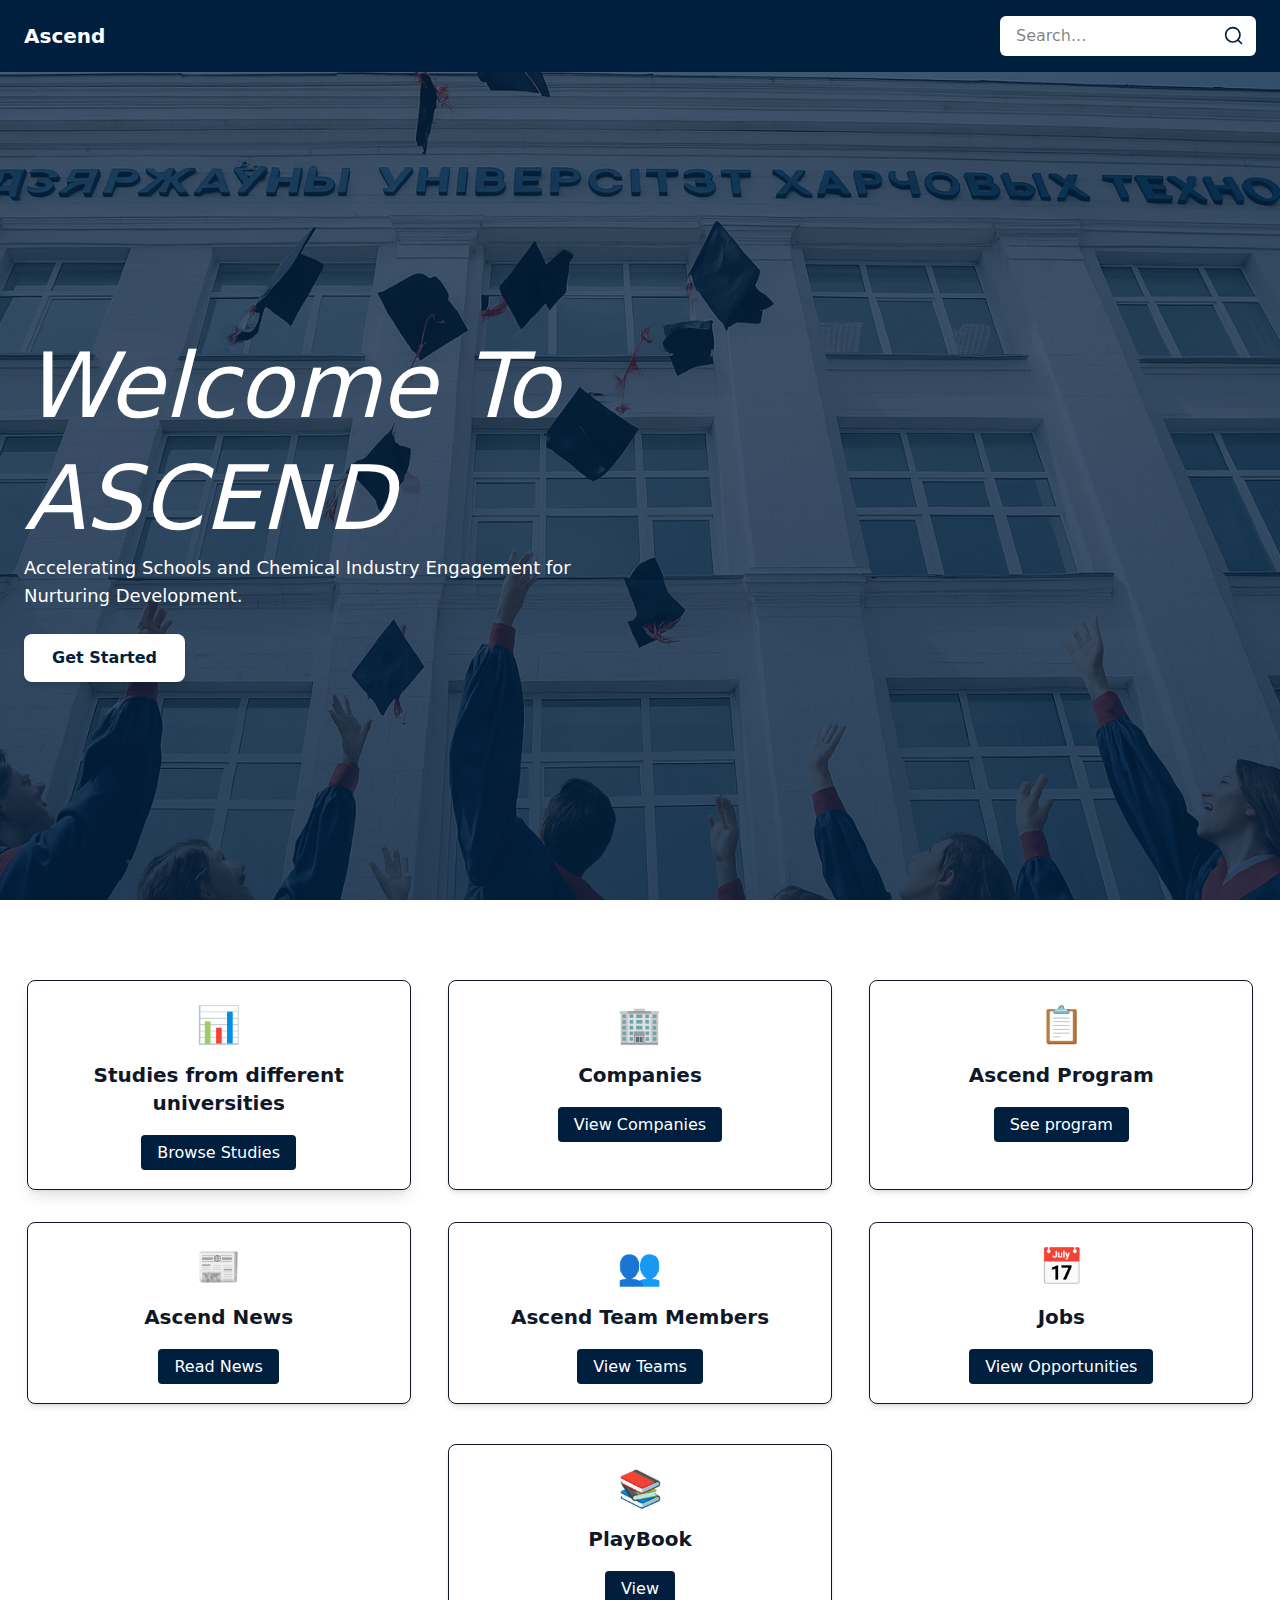
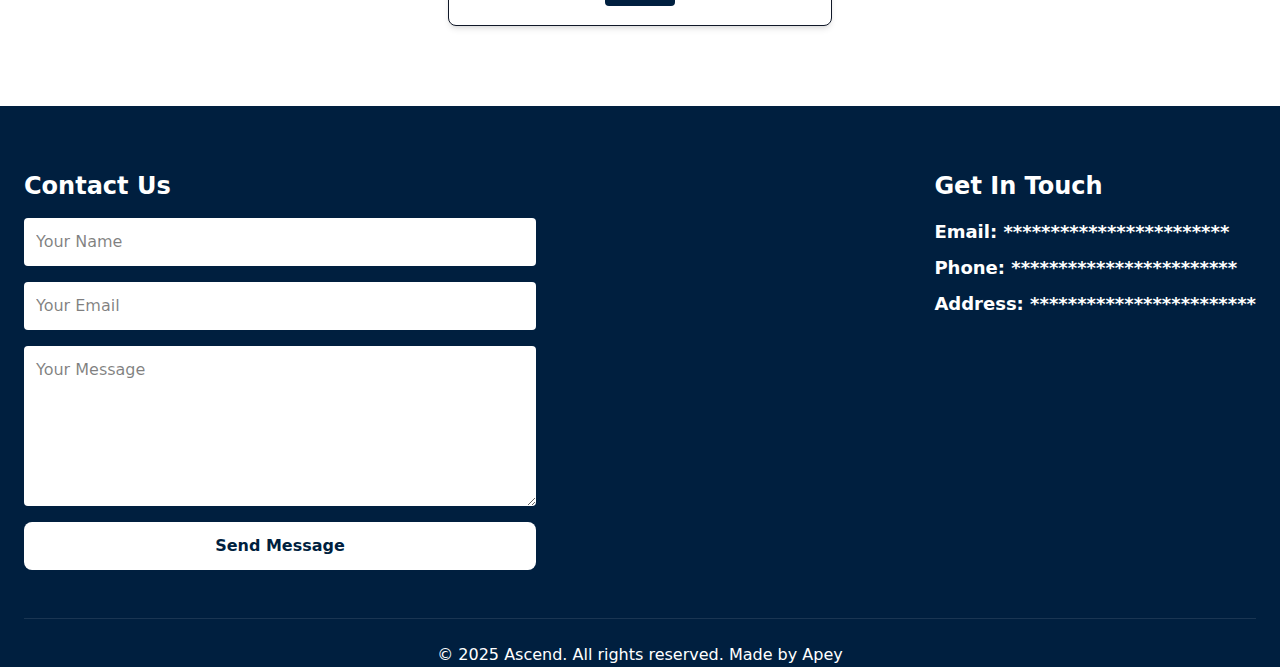
<file: index.html>
<!DOCTYPE html>
<html lang="en">
<head>
  <meta charset="UTF-8" />
  <meta name="viewport" content="width=device-width, initial-scale=1.0" />
  <title>Ascend</title>
  <link href="./output.css" rel="stylesheet">
  <script src="main.js" defer></script>
</head>
<body class="font-sans bg-white text-gray-800">
 
  <header class="fixed top-0 left-0 right-0 z-50 bg-[#001f3f] bg-opacity-90 text-white flex flex-col sm:flex-row justify-between items-center py-4 px-6 gap-4">
    <h1 class="text-xl font-bold ">Ascend</h1>
    <div class="relative w-full sm:w-auto sm:max-w-md">
      <input 
        type="text" 
        id="searchInput" 
        placeholder="Search..." 
        class="bg-white w-full pl-4 pr-10 py-2 rounded-md text-black focus:outline-none focus:ring-2 focus:ring-[#FFD700]"
      />
      <button 
        id="searchBtn" 
        class="absolute right-0 top-0 h-full px-3 text-[#001f3f] hover:text-[#003366] transition"
      >
        <svg xmlns="http://www.w3.org/2000/svg" class="h-5 w-5" fill="none" viewBox="0 0 24 24" stroke="currentColor">
          <path stroke-linecap="round" stroke-linejoin="round" stroke-width="2" d="M21 21l-4.35-4.35m0 0A7.5 7.5 0 104.5 4.5a7.5 7.5 0 0012.15 12.15z" />
        </svg>
      </button>
    </div>
  </header>

  <section class="h-screen min-h-[600px] flex items-center text-left pt-28 bg-cover bg-center bg-no-repeat" style="background-image: linear-gradient(rgba(0, 31, 63, 0.7), rgba(0, 31, 63, 0.8)), url('images/ascend.png');">
    <div class="container mx-auto px-6">
      <div class="max-w-xl text-white">
        <h1 class="text-[90px] italic leading-tight">Welcome To</h1>
        <h2 class="text-[89px] italic leading-tight">ASCEND</h2>
        <p class="text-lg mb-6">Accelerating Schools and Chemical Industry Engagement for Nurturing Development.</p>
        <button class="bg-white text-[#001f3f] font-bold px-7 py-3 rounded-lg shadow-md hover:bg-blue-100 transition" onclick="document.getElementById('categories').scrollIntoView({behavior: 'smooth'})">Get Started</button>
      </div>
    </div>
  </section>
  <section id="categories" class="py-20 bg-white text-gray-900 mt-0">
    <div class="max-w-7xl mx-auto px-6">
      <div class="grid grid-cols-1 sm:grid-cols-2 md:grid-cols-3 gap-8">

        <div class="bg-white p-6 rounded-lg shadow-lg border text-center transition hover:-translate-y-2 w-full max-w-sm mx-auto">
          <span class="text-4xl text-[#001f3f] mb-4 block">📊</span>
          <h4 class="text-xl font-semibold mb-6">Studies from different universities</h4>
          <a href="components/studies.html" target="_blank" class="bg-[#001f3f] text-white px-4 py-2 rounded hover:bg-blue-900 transition">
            Browse Studies
          </a>
        </div>

        <div class="bg-white p-6 rounded-lg shadow-md border text-center transition hover:-translate-y-2 w-full max-w-sm mx-auto">
          <span class="text-4xl text-[#001f3f] mb-4 block">🏢</span>
          <h4 class="text-xl font-semibold mb-6">Companies</h4>
          <a href="components/quickReview.html" target="_blank" class="bg-[#001f3f] text-white px-4 py-2 rounded hover:bg-blue-900 transition">
            View Companies
          </a>
        </div>

        <div class="bg-white p-6 rounded-lg shadow-md border text-center transition hover:-translate-y-2 w-full max-w-sm mx-auto">
          <span class="text-4xl text-[#001f3f] mb-4 block">📋</span>
          <h4 class="text-xl font-semibold mb-6">Ascend Program</h4>
          <a href="components/program.html" target="_blank" class="bg-[#001f3f] text-white px-4 py-2 rounded hover:bg-blue-900 transition">
            See program
          </a>
        </div>

        <div class="bg-white p-6 rounded-lg shadow-md border text-center transition hover:-translate-y-2 w-full max-w-sm mx-auto">
          <span class="text-4xl text-[#001f3f] mb-4 block">📰</span>
          <h4 class="text-xl font-semibold mb-6">Ascend News</h4>
          <a href="components/news.html" class="bg-[#001f3f] text-white px-4 py-2 rounded hover:bg-blue-900 transition">
            Read News
          </a>
        </div>

        <div class="bg-white p-6 rounded-lg shadow-md border text-center transition hover:-translate-y-2 w-full max-w-sm mx-auto">
          <span class="text-4xl text-[#001f3f] mb-4 block">👥</span>
          <h4 class="text-xl font-semibold mb-6">Ascend Team Members</h4>
          <a href="components/members.html" target="_blank" class="bg-[#001f3f] text-white px-4 py-2 rounded hover:bg-blue-900 transition">
            View Teams
          </a>
        </div>

        <div class="bg-white p-6 rounded-lg shadow-md border text-center transition hover:-translate-y-2 w-full max-w-sm mx-auto">
          <span class="text-4xl text-[#001f3f] mb-4 block">📅</span>
          <h4 class="text-xl font-semibold mb-6">Jobs</h4>
          <a href="#" class="bg-[#001f3f] text-white px-4 py-2 rounded hover:bg-blue-900 transition">
            View Opportunities
          </a>
        </div>
      </div>

      <div class="mt-10 flex justify-center">
        <div class="bg-white p-6 rounded-lg shadow-md border text-center transition hover:-translate-y-2 w-full max-w-sm">
          <span class="text-4xl text-[#001f3f] mb-4 block">📚</span>
          <h4 class="text-xl font-semibold mb-6">PlayBook</h4>
          <a href="pdf/Example.pdf" target="_blank" class="bg-[#001f3f] text-white px-4 py-2 rounded hover:bg-blue-900 transition">
            View
          </a>
        </div>
      </div>
    </div>
  </section>

  <footer class="bg-[#001f3f] text-white pt-16 pb-4">
    <div class="container mx-auto px-6">
      <div class="flex flex-col md:flex-row justify-between gap-12">
        <form class="flex flex-col gap-4 max-w-lg w-full" id="contactForm">
          <h4 class="text-2xl font-semibold">Contact Us</h4>
          <input type="text" id="contactName" placeholder="Your Name" class="bg-white p-3 rounded text-black focus:outline-none focus:ring-2 focus:ring-[#FFD700]" required />
          <input type="email" id="contactEmail" placeholder="Your Email" class="bg-white p-3 rounded text-black focus:outline-none focus:ring-2 focus:ring-[#FFD700]" required />
          <textarea id="contactMessage" placeholder="Your Message" class="bg-white p-3 rounded text-black h-40 focus:outline-none focus:ring-2 focus:ring-[#FFD700]" required></textarea>
          <button type="submit" class="bg-white text-[#001f3f] font-bold px-6 py-3 rounded-lg hover:bg-yellow-500 transition">Send Message</button>
        </form>
        <div>
          <h4 class="text-2xl font-semibold mb-4">Get In Touch</h4>
          <p class="text-lg mb-2"><strong>Email:   ************************</strong></p>
          <p class="text-lg mb-2"><strong>Phone:   ************************</strong></p>
          <p class="text-lg"><strong>Address:      ************************</strong></p>
        </div>
      </div>
      <div class="text-center mt-12 border-t border-white/10 pt-6">
        <p>&copy; 2025 Ascend. All rights reserved. Made by Apey</p>
      </div>
    </div>
  </footer>
</body>
</html>
</file>
<file: output.css>
/*! tailwindcss v4.1.10 | MIT License | https://tailwindcss.com */
@layer properties;
@layer theme, base, components, utilities;
@layer theme {
  :root, :host {
    --font-sans: ui-sans-serif, system-ui, sans-serif, "Apple Color Emoji",
      "Segoe UI Emoji", "Segoe UI Symbol", "Noto Color Emoji";
    --font-mono: ui-monospace, SFMono-Regular, Menlo, Monaco, Consolas, "Liberation Mono",
      "Courier New", monospace;
    --color-red-500: oklch(63.7% 0.237 25.331);
    --color-red-600: oklch(57.7% 0.245 27.325);
    --color-red-700: oklch(50.5% 0.213 27.518);
    --color-yellow-500: oklch(79.5% 0.184 86.047);
    --color-blue-100: oklch(93.2% 0.032 255.585);
    --color-blue-500: oklch(62.3% 0.214 259.815);
    --color-blue-700: oklch(48.8% 0.243 264.376);
    --color-blue-800: oklch(42.4% 0.199 265.638);
    --color-blue-900: oklch(37.9% 0.146 265.522);
    --color-gray-50: oklch(98.5% 0.002 247.839);
    --color-gray-100: oklch(96.7% 0.003 264.542);
    --color-gray-200: oklch(92.8% 0.006 264.531);
    --color-gray-400: oklch(70.7% 0.022 261.325);
    --color-gray-500: oklch(55.1% 0.027 264.364);
    --color-gray-600: oklch(44.6% 0.03 256.802);
    --color-gray-700: oklch(37.3% 0.034 259.733);
    --color-gray-800: oklch(27.8% 0.033 256.848);
    --color-gray-900: oklch(21% 0.034 264.665);
    --color-black: #000;
    --color-white: #fff;
    --spacing: 0.25rem;
    --container-sm: 24rem;
    --container-md: 28rem;
    --container-lg: 32rem;
    --container-xl: 36rem;
    --container-6xl: 72rem;
    --container-7xl: 80rem;
    --text-xs: 0.75rem;
    --text-xs--line-height: calc(1 / 0.75);
    --text-sm: 0.875rem;
    --text-sm--line-height: calc(1.25 / 0.875);
    --text-lg: 1.125rem;
    --text-lg--line-height: calc(1.75 / 1.125);
    --text-xl: 1.25rem;
    --text-xl--line-height: calc(1.75 / 1.25);
    --text-2xl: 1.5rem;
    --text-2xl--line-height: calc(2 / 1.5);
    --text-3xl: 1.875rem;
    --text-3xl--line-height: calc(2.25 / 1.875);
    --text-4xl: 2.25rem;
    --text-4xl--line-height: calc(2.5 / 2.25);
    --font-weight-semibold: 600;
    --font-weight-bold: 700;
    --leading-tight: 1.25;
    --radius-md: 0.375rem;
    --radius-lg: 0.5rem;
    --default-transition-duration: 150ms;
    --default-transition-timing-function: cubic-bezier(0.4, 0, 0.2, 1);
    --default-font-family: var(--font-sans);
    --default-mono-font-family: var(--font-mono);
  }
}
@layer base {
  *, ::after, ::before, ::backdrop, ::file-selector-button {
    box-sizing: border-box;
    margin: 0;
    padding: 0;
    border: 0 solid;
  }
  html, :host {
    line-height: 1.5;
    -webkit-text-size-adjust: 100%;
    tab-size: 4;
    font-family: var(--default-font-family, ui-sans-serif, system-ui, sans-serif, "Apple Color Emoji", "Segoe UI Emoji", "Segoe UI Symbol", "Noto Color Emoji");
    font-feature-settings: var(--default-font-feature-settings, normal);
    font-variation-settings: var(--default-font-variation-settings, normal);
    -webkit-tap-highlight-color: transparent;
  }
  hr {
    height: 0;
    color: inherit;
    border-top-width: 1px;
  }
  abbr:where([title]) {
    -webkit-text-decoration: underline dotted;
    text-decoration: underline dotted;
  }
  h1, h2, h3, h4, h5, h6 {
    font-size: inherit;
    font-weight: inherit;
  }
  a {
    color: inherit;
    -webkit-text-decoration: inherit;
    text-decoration: inherit;
  }
  b, strong {
    font-weight: bolder;
  }
  code, kbd, samp, pre {
    font-family: var(--default-mono-font-family, ui-monospace, SFMono-Regular, Menlo, Monaco, Consolas, "Liberation Mono", "Courier New", monospace);
    font-feature-settings: var(--default-mono-font-feature-settings, normal);
    font-variation-settings: var(--default-mono-font-variation-settings, normal);
    font-size: 1em;
  }
  small {
    font-size: 80%;
  }
  sub, sup {
    font-size: 75%;
    line-height: 0;
    position: relative;
    vertical-align: baseline;
  }
  sub {
    bottom: -0.25em;
  }
  sup {
    top: -0.5em;
  }
  .search-highlight {
  background-color: yellow;
  font-weight: bold;
}
  table {
    text-indent: 0;
    border-color: inherit;
    border-collapse: collapse;
  }
  :-moz-focusring {
    outline: auto;
  }
  progress {
    vertical-align: baseline;
  }
  summary {
    display: list-item;
  }
  ol, ul, menu {
    list-style: none;
  }
  img, svg, video, canvas, audio, iframe, embed, object {
    display: block;
    vertical-align: middle;
  }
  img, video {
    max-width: 100%;
    height: auto;
  }
  button, input, select, optgroup, textarea, ::file-selector-button {
    font: inherit;
    font-feature-settings: inherit;
    font-variation-settings: inherit;
    letter-spacing: inherit;
    color: inherit;
    border-radius: 0;
    background-color: transparent;
    opacity: 1;
  }
  :where(select:is([multiple], [size])) optgroup {
    font-weight: bolder;
  }
  :where(select:is([multiple], [size])) optgroup option {
    padding-inline-start: 20px;
  }
  ::file-selector-button {
    margin-inline-end: 4px;
  }
  ::placeholder {
    opacity: 1;
  }
  @supports (not (-webkit-appearance: -apple-pay-button))  or (contain-intrinsic-size: 1px) {
    ::placeholder {
      color: currentcolor;
      @supports (color: color-mix(in lab, red, red)) {
        color: color-mix(in oklab, currentcolor 50%, transparent);
      }
    }
  }
  textarea {
    resize: vertical;
  }
  ::-webkit-search-decoration {
    -webkit-appearance: none;
  }
  ::-webkit-date-and-time-value {
    min-height: 1lh;
    text-align: inherit;
  }
  ::-webkit-datetime-edit {
    display: inline-flex;
  }
  ::-webkit-datetime-edit-fields-wrapper {
    padding: 0;
  }
  ::-webkit-datetime-edit, ::-webkit-datetime-edit-year-field, ::-webkit-datetime-edit-month-field, ::-webkit-datetime-edit-day-field, ::-webkit-datetime-edit-hour-field, ::-webkit-datetime-edit-minute-field, ::-webkit-datetime-edit-second-field, ::-webkit-datetime-edit-millisecond-field, ::-webkit-datetime-edit-meridiem-field {
    padding-block: 0;
  }
  :-moz-ui-invalid {
    box-shadow: none;
  }
  button, input:where([type="button"], [type="reset"], [type="submit"]), ::file-selector-button {
    appearance: button;
  }
  ::-webkit-inner-spin-button, ::-webkit-outer-spin-button {
    height: auto;
  }
  [hidden]:where(:not([hidden="until-found"])) {
    display: none !important;
  }
}
@layer utilities {
  .absolute {
    position: absolute;
  }
  .fixed {
    position: fixed;
  }
  .relative {
    position: relative;
  }
  .top-0 {
    top: calc(var(--spacing) * 0);
  }
  .right-0 {
    right: calc(var(--spacing) * 0);
  }
  .left-0 {
    left: calc(var(--spacing) * 0);
  }
  .z-50 {
    z-index: 50;
  }
  .container {
    width: 100%;
    @media (width >= 40rem) {
      max-width: 40rem;
    }
    @media (width >= 48rem) {
      max-width: 48rem;
    }
    @media (width >= 64rem) {
      max-width: 64rem;
    }
    @media (width >= 80rem) {
      max-width: 80rem;
    }
    @media (width >= 96rem) {
      max-width: 96rem;
    }
  }
  .mx-auto {
    margin-inline: auto;
  }
  .mt-0 {
    margin-top: calc(var(--spacing) * 0);
  }
  .mt-2 {
    margin-top: calc(var(--spacing) * 2);
  }
  .mt-4 {
    margin-top: calc(var(--spacing) * 4);
  }
  .mt-10 {
    margin-top: calc(var(--spacing) * 10);
  }
  .mt-12 {
    margin-top: calc(var(--spacing) * 12);
  }
  .mr-4 {
    margin-right: calc(var(--spacing) * 4);
  }
  .mb-0 {
    margin-bottom: calc(var(--spacing) * 0);
  }
  .mb-1 {
    margin-bottom: calc(var(--spacing) * 1);
  }
  .mb-2 {
    margin-bottom: calc(var(--spacing) * 2);
  }
  .mb-4 {
    margin-bottom: calc(var(--spacing) * 4);
  }
  .mb-6 {
    margin-bottom: calc(var(--spacing) * 6);
  }
  .mb-8 {
    margin-bottom: calc(var(--spacing) * 8);
  }
  .ml-4 {
    margin-left: calc(var(--spacing) * 4);
  }
  .ml-6 {
    margin-left: calc(var(--spacing) * 6);
  }
  .ml-8 {
    margin-left: calc(var(--spacing) * 8);
  }
  .block {
    display: block;
  }
  .flex {
    display: flex;
  }
  .grid {
    display: grid;
  }
  .hidden {
    display: none;
  }
  .inline-block {
    display: inline-block;
  }
  .table {
    display: table;
  }
  .h-5 {
    height: calc(var(--spacing) * 5);
  }
  .h-16 {
    height: calc(var(--spacing) * 16);
  }
  .h-40 {
    height: calc(var(--spacing) * 40);
  }
  .h-full {
    height: 100%;
  }
  .h-screen {
    height: 100vh;
  }
  .min-h-\[600px\] {
    min-height: 600px;
  }
  .min-h-screen {
    min-height: 100vh;
  }
  .w-5 {
    width: calc(var(--spacing) * 5);
  }
  .w-16 {
    width: calc(var(--spacing) * 16);
  }
  .w-50 {
    width: calc(var(--spacing) * 50);
  }
  .w-full {
    width: 100%;
  }
  .max-w-6xl {
    max-width: var(--container-6xl);
  }
  .max-w-7xl {
    max-width: var(--container-7xl);
  }
  .max-w-lg {
    max-width: var(--container-lg);
  }
  .max-w-md {
    max-width: var(--container-md);
  }
  .max-w-sm {
    max-width: var(--container-sm);
  }
  .max-w-xl {
    max-width: var(--container-xl);
  }
  .flex-grow {
    flex-grow: 1;
  }
  .border-collapse {
    border-collapse: collapse;
  }
  .transform {
    transform: var(--tw-rotate-x,) var(--tw-rotate-y,) var(--tw-rotate-z,) var(--tw-skew-x,) var(--tw-skew-y,);
  }
  .resize {
    resize: both;
  }
  .grid-cols-1 {
    grid-template-columns: repeat(1, minmax(0, 1fr));
  }
  .flex-col {
    flex-direction: column;
  }
  .items-center {
    align-items: center;
  }
  .items-start {
    align-items: flex-start;
  }
  .justify-between {
    justify-content: space-between;
  }
  .justify-center {
    justify-content: center;
  }
  .justify-end {
    justify-content: flex-end;
  }
  .gap-4 {
    gap: calc(var(--spacing) * 4);
  }
  .gap-6 {
    gap: calc(var(--spacing) * 6);
  }
  .gap-8 {
    gap: calc(var(--spacing) * 8);
  }
  .gap-12 {
    gap: calc(var(--spacing) * 12);
  }
  .rounded {
    border-radius: 0.25rem;
  }
  .rounded-lg {
    border-radius: var(--radius-lg);
  }
  .rounded-md {
    border-radius: var(--radius-md);
  }
  .rounded-l-md {
    border-top-left-radius: var(--radius-md);
    border-bottom-left-radius: var(--radius-md);
  }
  .rounded-r-md {
    border-top-right-radius: var(--radius-md);
    border-bottom-right-radius: var(--radius-md);
  }
  .border {
    border-style: var(--tw-border-style);
    border-width: 1px;
  }
  .border-t {
    border-top-style: var(--tw-border-style);
    border-top-width: 1px;
  }
  .border-gray-200 {
    border-color: var(--color-gray-200);
  }
  .border-white {
    border-color: var(--color-white);
  }
  .border-white\/10 {
    border-color: color-mix(in srgb, #fff 10%, transparent);
    @supports (color: color-mix(in lab, red, red)) {
      border-color: color-mix(in oklab, var(--color-white) 10%, transparent);
    }
  }
  .bg-\[\#001f3f\] {
    background-color: #001f3f;
  }
  .bg-\[\#FFD700\] {
    background-color: #FFD700;
  }
  .bg-gray-50 {
    background-color: var(--color-gray-50);
  }
  .bg-gray-100 {
    background-color: var(--color-gray-100);
  }
  .bg-red-500 {
    background-color: var(--color-red-500);
  }
  .bg-red-600 {
    background-color: var(--color-red-600);
  }
  .bg-white {
    background-color: var(--color-white);
  }
  .bg-cover {
    background-size: cover;
  }
  .bg-center {
    background-position: center;
  }
  .bg-no-repeat {
    background-repeat: no-repeat;
  }
  .p-3 {
    padding: calc(var(--spacing) * 3);
  }
  .p-6 {
    padding: calc(var(--spacing) * 6);
  }
  .p-8 {
    padding: calc(var(--spacing) * 8);
  }
  .px-2 {
    padding-inline: calc(var(--spacing) * 2);
  }
  .px-3 {
    padding-inline: calc(var(--spacing) * 3);
  }
  .px-4 {
    padding-inline: calc(var(--spacing) * 4);
  }
  .px-6 {
    padding-inline: calc(var(--spacing) * 6);
  }
  .px-7 {
    padding-inline: calc(var(--spacing) * 7);
  }
  .py-1 {
    padding-block: calc(var(--spacing) * 1);
  }
  .py-2 {
    padding-block: calc(var(--spacing) * 2);
  }
  .py-3 {
    padding-block: calc(var(--spacing) * 3);
  }
  .py-4 {
    padding-block: calc(var(--spacing) * 4);
  }
  .py-5 {
    padding-block: calc(var(--spacing) * 5);
  }
  .py-12 {
    padding-block: calc(var(--spacing) * 12);
  }
  .py-20 {
    padding-block: calc(var(--spacing) * 20);
  }
  .pt-6 {
    padding-top: calc(var(--spacing) * 6);
  }
  .pt-16 {
    padding-top: calc(var(--spacing) * 16);
  }
  .pt-28 {
    padding-top: calc(var(--spacing) * 28);
  }
  .pr-10 {
    padding-right: calc(var(--spacing) * 10);
  }
  .pb-8 {
    padding-bottom: calc(var(--spacing) * 8);
  }
  .pl-4 {
    padding-left: calc(var(--spacing) * 4);
  }
  .text-center {
    text-align: center;
  }
  .text-left {
    text-align: left;
  }
  .font-sans {
    font-family: var(--font-sans);
  }
  .text-2xl {
    font-size: var(--text-2xl);
    line-height: var(--tw-leading, var(--text-2xl--line-height));
  }
  .text-3xl {
    font-size: var(--text-3xl);
    line-height: var(--tw-leading, var(--text-3xl--line-height));
  }
  .text-4xl {
    font-size: var(--text-4xl);
    line-height: var(--tw-leading, var(--text-4xl--line-height));
  }
  .text-lg {
    font-size: var(--text-lg);
    line-height: var(--tw-leading, var(--text-lg--line-height));
  }
  .text-sm {
    font-size: var(--text-sm);
    line-height: var(--tw-leading, var(--text-sm--line-height));
  }
  .text-xl {
    font-size: var(--text-xl);
    line-height: var(--tw-leading, var(--text-xl--line-height));
  }
  .text-xs {
    font-size: var(--text-xs);
    line-height: var(--tw-leading, var(--text-xs--line-height));
  }
  .text-\[89px\] {
    font-size: 89px;
  }
  .text-\[90px\] {
    font-size: 90px;
  }
  .leading-tight {
    --tw-leading: var(--leading-tight);
    line-height: var(--leading-tight);
  }
  .font-bold {
    --tw-font-weight: var(--font-weight-bold);
    font-weight: var(--font-weight-bold);
  }
  .font-semibold {
    --tw-font-weight: var(--font-weight-semibold);
    font-weight: var(--font-weight-semibold);
  }
  .text-\[\#001f3f\] {
    color: #001f3f;
  }
  .text-\[\#FFD700\] {
    color: #FFD700;
  }
  .text-black {
    color: var(--color-black);
  }
  .text-gray-400 {
    color: var(--color-gray-400);
  }
  .text-gray-500 {
    color: var(--color-gray-500);
  }
  .text-gray-600 {
    color: var(--color-gray-600);
  }
  .text-gray-700 {
    color: var(--color-gray-700);
  }
  .text-gray-800 {
    color: var(--color-gray-800);
  }
  .text-gray-900 {
    color: var(--color-gray-900);
  }
  .text-white {
    color: var(--color-white);
  }
  .italic {
    font-style: italic;
  }
  .underline {
    text-decoration-line: underline;
  }
  .opacity-90 {
    opacity: 90%;
  }
  .shadow-lg {
    --tw-shadow: 0 10px 15px -3px var(--tw-shadow-color, rgb(0 0 0 / 0.1)), 0 4px 6px -4px var(--tw-shadow-color, rgb(0 0 0 / 0.1));
    box-shadow: var(--tw-inset-shadow), var(--tw-inset-ring-shadow), var(--tw-ring-offset-shadow), var(--tw-ring-shadow), var(--tw-shadow);
  }
  .shadow-md {
    --tw-shadow: 0 4px 6px -1px var(--tw-shadow-color, rgb(0 0 0 / 0.1)), 0 2px 4px -2px var(--tw-shadow-color, rgb(0 0 0 / 0.1));
    box-shadow: var(--tw-inset-shadow), var(--tw-inset-ring-shadow), var(--tw-ring-offset-shadow), var(--tw-ring-shadow), var(--tw-shadow);
  }
  .outline {
    outline-style: var(--tw-outline-style);
    outline-width: 1px;
  }
  .transition {
    transition-property: color, background-color, border-color, outline-color, text-decoration-color, fill, stroke, --tw-gradient-from, --tw-gradient-via, --tw-gradient-to, opacity, box-shadow, transform, translate, scale, rotate, filter, -webkit-backdrop-filter, backdrop-filter, display, visibility, content-visibility, overlay, pointer-events;
    transition-timing-function: var(--tw-ease, var(--default-transition-timing-function));
    transition-duration: var(--tw-duration, var(--default-transition-duration));
  }
  .transition-all {
    transition-property: all;
    transition-timing-function: var(--tw-ease, var(--default-transition-timing-function));
    transition-duration: var(--tw-duration, var(--default-transition-duration));
  }
  .transition-colors {
    transition-property: color, background-color, border-color, outline-color, text-decoration-color, fill, stroke, --tw-gradient-from, --tw-gradient-via, --tw-gradient-to;
    transition-timing-function: var(--tw-ease, var(--default-transition-timing-function));
    transition-duration: var(--tw-duration, var(--default-transition-duration));
  }
  .transition-transform {
    transition-property: transform, translate, scale, rotate;
    transition-timing-function: var(--tw-ease, var(--default-transition-timing-function));
    transition-duration: var(--tw-duration, var(--default-transition-duration));
  }
  .duration-300 {
    --tw-duration: 300ms;
    transition-duration: 300ms;
  }
  .group-hover\:scale-110 {
    &:is(:where(.group):hover *) {
      @media (hover: hover) {
        --tw-scale-x: 110%;
        --tw-scale-y: 110%;
        --tw-scale-z: 110%;
        scale: var(--tw-scale-x) var(--tw-scale-y);
      }
    }
  }
  .group-hover\:text-blue-700 {
    &:is(:where(.group):hover *) {
      @media (hover: hover) {
        color: var(--color-blue-700);
      }
    }
  }
  .hover\:-translate-y-2 {
    &:hover {
      @media (hover: hover) {
        --tw-translate-y: calc(var(--spacing) * -2);
        translate: var(--tw-translate-x) var(--tw-translate-y);
      }
    }
  }
  .hover\:scale-105 {
    &:hover {
      @media (hover: hover) {
        --tw-scale-x: 105%;
        --tw-scale-y: 105%;
        --tw-scale-z: 105%;
        scale: var(--tw-scale-x) var(--tw-scale-y);
      }
    }
  }
  .hover\:scale-125 {
    &:hover {
      @media (hover: hover) {
        --tw-scale-x: 125%;
        --tw-scale-y: 125%;
        --tw-scale-z: 125%;
        scale: var(--tw-scale-x) var(--tw-scale-y);
      }
    }
  }
  .hover\:border-blue-500 {
    &:hover {
      @media (hover: hover) {
        border-color: var(--color-blue-500);
      }
    }
  }
  .hover\:bg-blue-100 {
    &:hover {
      @media (hover: hover) {
        background-color: var(--color-blue-100);
      }
    }
  }
  .hover\:bg-blue-700 {
    &:hover {
      @media (hover: hover) {
        background-color: var(--color-blue-700);
      }
    }
  }
  .hover\:bg-blue-800 {
    &:hover {
      @media (hover: hover) {
        background-color: var(--color-blue-800);
      }
    }
  }
  .hover\:bg-blue-900 {
    &:hover {
      @media (hover: hover) {
        background-color: var(--color-blue-900);
      }
    }
  }
  .hover\:bg-red-600 {
    &:hover {
      @media (hover: hover) {
        background-color: var(--color-red-600);
      }
    }
  }
  .hover\:bg-red-700 {
    &:hover {
      @media (hover: hover) {
        background-color: var(--color-red-700);
      }
    }
  }
  .hover\:bg-yellow-500 {
    &:hover {
      @media (hover: hover) {
        background-color: var(--color-yellow-500);
      }
    }
  }
  .hover\:text-\[\#003366\] {
    &:hover {
      @media (hover: hover) {
        color: #003366;
      }
    }
  }
  .hover\:shadow-lg {
    &:hover {
      @media (hover: hover) {
        --tw-shadow: 0 10px 15px -3px var(--tw-shadow-color, rgb(0 0 0 / 0.1)), 0 4px 6px -4px var(--tw-shadow-color, rgb(0 0 0 / 0.1));
        box-shadow: var(--tw-inset-shadow), var(--tw-inset-ring-shadow), var(--tw-ring-offset-shadow), var(--tw-ring-shadow), var(--tw-shadow);
      }
    }
  }
  .hover\:shadow-xl {
    &:hover {
      @media (hover: hover) {
        --tw-shadow: 0 20px 25px -5px var(--tw-shadow-color, rgb(0 0 0 / 0.1)), 0 8px 10px -6px var(--tw-shadow-color, rgb(0 0 0 / 0.1));
        box-shadow: var(--tw-inset-shadow), var(--tw-inset-ring-shadow), var(--tw-ring-offset-shadow), var(--tw-ring-shadow), var(--tw-shadow);
      }
    }
  }
  .focus\:ring-2 {
    &:focus {
      --tw-ring-shadow: var(--tw-ring-inset,) 0 0 0 calc(2px + var(--tw-ring-offset-width)) var(--tw-ring-color, currentcolor);
      box-shadow: var(--tw-inset-shadow), var(--tw-inset-ring-shadow), var(--tw-ring-offset-shadow), var(--tw-ring-shadow), var(--tw-shadow);
    }
  }
  .focus\:ring-\[\#FFD700\] {
    &:focus {
      --tw-ring-color: #FFD700;
    }
  }
  .focus\:outline-none {
    &:focus {
      --tw-outline-style: none;
      outline-style: none;
    }
  }
  .sm\:w-auto {
    @media (width >= 40rem) {
      width: auto;
    }
  }
  .sm\:max-w-md {
    @media (width >= 40rem) {
      max-width: var(--container-md);
    }
  }
  .sm\:grid-cols-2 {
    @media (width >= 40rem) {
      grid-template-columns: repeat(2, minmax(0, 1fr));
    }
  }
  .sm\:flex-row {
    @media (width >= 40rem) {
      flex-direction: row;
    }
  }
  .md\:w-auto {
    @media (width >= 48rem) {
      width: auto;
    }
  }
  .md\:grid-cols-2 {
    @media (width >= 48rem) {
      grid-template-columns: repeat(2, minmax(0, 1fr));
    }
  }
  .md\:grid-cols-3 {
    @media (width >= 48rem) {
      grid-template-columns: repeat(3, minmax(0, 1fr));
    }
  }
  .md\:flex-row {
    @media (width >= 48rem) {
      flex-direction: row;
    }
  }
  .lg\:w-1\/2 {
    @media (width >= 64rem) {
      width: calc(1/2 * 100%);
    }
  }
  .lg\:grid-cols-3 {
    @media (width >= 64rem) {
      grid-template-columns: repeat(3, minmax(0, 1fr));
    }
  }
  .lg\:flex-row {
    @media (width >= 64rem) {
      flex-direction: row;
    }
  }
}
@property --tw-rotate-x {
  syntax: "*";
  inherits: false;
}
@property --tw-rotate-y {
  syntax: "*";
  inherits: false;
}
@property --tw-rotate-z {
  syntax: "*";
  inherits: false;
}
@property --tw-skew-x {
  syntax: "*";
  inherits: false;
}
@property --tw-skew-y {
  syntax: "*";
  inherits: false;
}
@property --tw-border-style {
  syntax: "*";
  inherits: false;
  initial-value: solid;
}
@property --tw-leading {
  syntax: "*";
  inherits: false;
}
@property --tw-font-weight {
  syntax: "*";
  inherits: false;
}
@property --tw-shadow {
  syntax: "*";
  inherits: false;
  initial-value: 0 0 #0000;
}
@property --tw-shadow-color {
  syntax: "*";
  inherits: false;
}
@property --tw-shadow-alpha {
  syntax: "<percentage>";
  inherits: false;
  initial-value: 100%;
}
@property --tw-inset-shadow {
  syntax: "*";
  inherits: false;
  initial-value: 0 0 #0000;
}
@property --tw-inset-shadow-color {
  syntax: "*";
  inherits: false;
}
@property --tw-inset-shadow-alpha {
  syntax: "<percentage>";
  inherits: false;
  initial-value: 100%;
}
@property --tw-ring-color {
  syntax: "*";
  inherits: false;
}
@property --tw-ring-shadow {
  syntax: "*";
  inherits: false;
  initial-value: 0 0 #0000;
}
@property --tw-inset-ring-color {
  syntax: "*";
  inherits: false;
}
@property --tw-inset-ring-shadow {
  syntax: "*";
  inherits: false;
  initial-value: 0 0 #0000;
}
@property --tw-ring-inset {
  syntax: "*";
  inherits: false;
}
@property --tw-ring-offset-width {
  syntax: "<length>";
  inherits: false;
  initial-value: 0px;
}
@property --tw-ring-offset-color {
  syntax: "*";
  inherits: false;
  initial-value: #fff;
}
@property --tw-ring-offset-shadow {
  syntax: "*";
  inherits: false;
  initial-value: 0 0 #0000;
}
@property --tw-outline-style {
  syntax: "*";
  inherits: false;
  initial-value: solid;
}
@property --tw-duration {
  syntax: "*";
  inherits: false;
}
@property --tw-scale-x {
  syntax: "*";
  inherits: false;
  initial-value: 1;
}
@property --tw-scale-y {
  syntax: "*";
  inherits: false;
  initial-value: 1;
}
@property --tw-scale-z {
  syntax: "*";
  inherits: false;
  initial-value: 1;
}
@property --tw-translate-x {
  syntax: "*";
  inherits: false;
  initial-value: 0;
}
@property --tw-translate-y {
  syntax: "*";
  inherits: false;
  initial-value: 0;
}
@property --tw-translate-z {
  syntax: "*";
  inherits: false;
  initial-value: 0;
}
@layer properties {
  @supports ((-webkit-hyphens: none) and (not (margin-trim: inline))) or ((-moz-orient: inline) and (not (color:rgb(from red r g b)))) {
    *, ::before, ::after, ::backdrop {
      --tw-rotate-x: initial;
      --tw-rotate-y: initial;
      --tw-rotate-z: initial;
      --tw-skew-x: initial;
      --tw-skew-y: initial;
      --tw-border-style: solid;
      --tw-leading: initial;
      --tw-font-weight: initial;
      --tw-shadow: 0 0 #0000;
      --tw-shadow-color: initial;
      --tw-shadow-alpha: 100%;
      --tw-inset-shadow: 0 0 #0000;
      --tw-inset-shadow-color: initial;
      --tw-inset-shadow-alpha: 100%;
      --tw-ring-color: initial;
      --tw-ring-shadow: 0 0 #0000;
      --tw-inset-ring-color: initial;
      --tw-inset-ring-shadow: 0 0 #0000;
      --tw-ring-inset: initial;
      --tw-ring-offset-width: 0px;
      --tw-ring-offset-color: #fff;
      --tw-ring-offset-shadow: 0 0 #0000;
      --tw-outline-style: solid;
      --tw-duration: initial;
      --tw-scale-x: 1;
      --tw-scale-y: 1;
      --tw-scale-z: 1;
      --tw-translate-x: 0;
      --tw-translate-y: 0;
      --tw-translate-z: 0;
    }
  }
}
</file>
